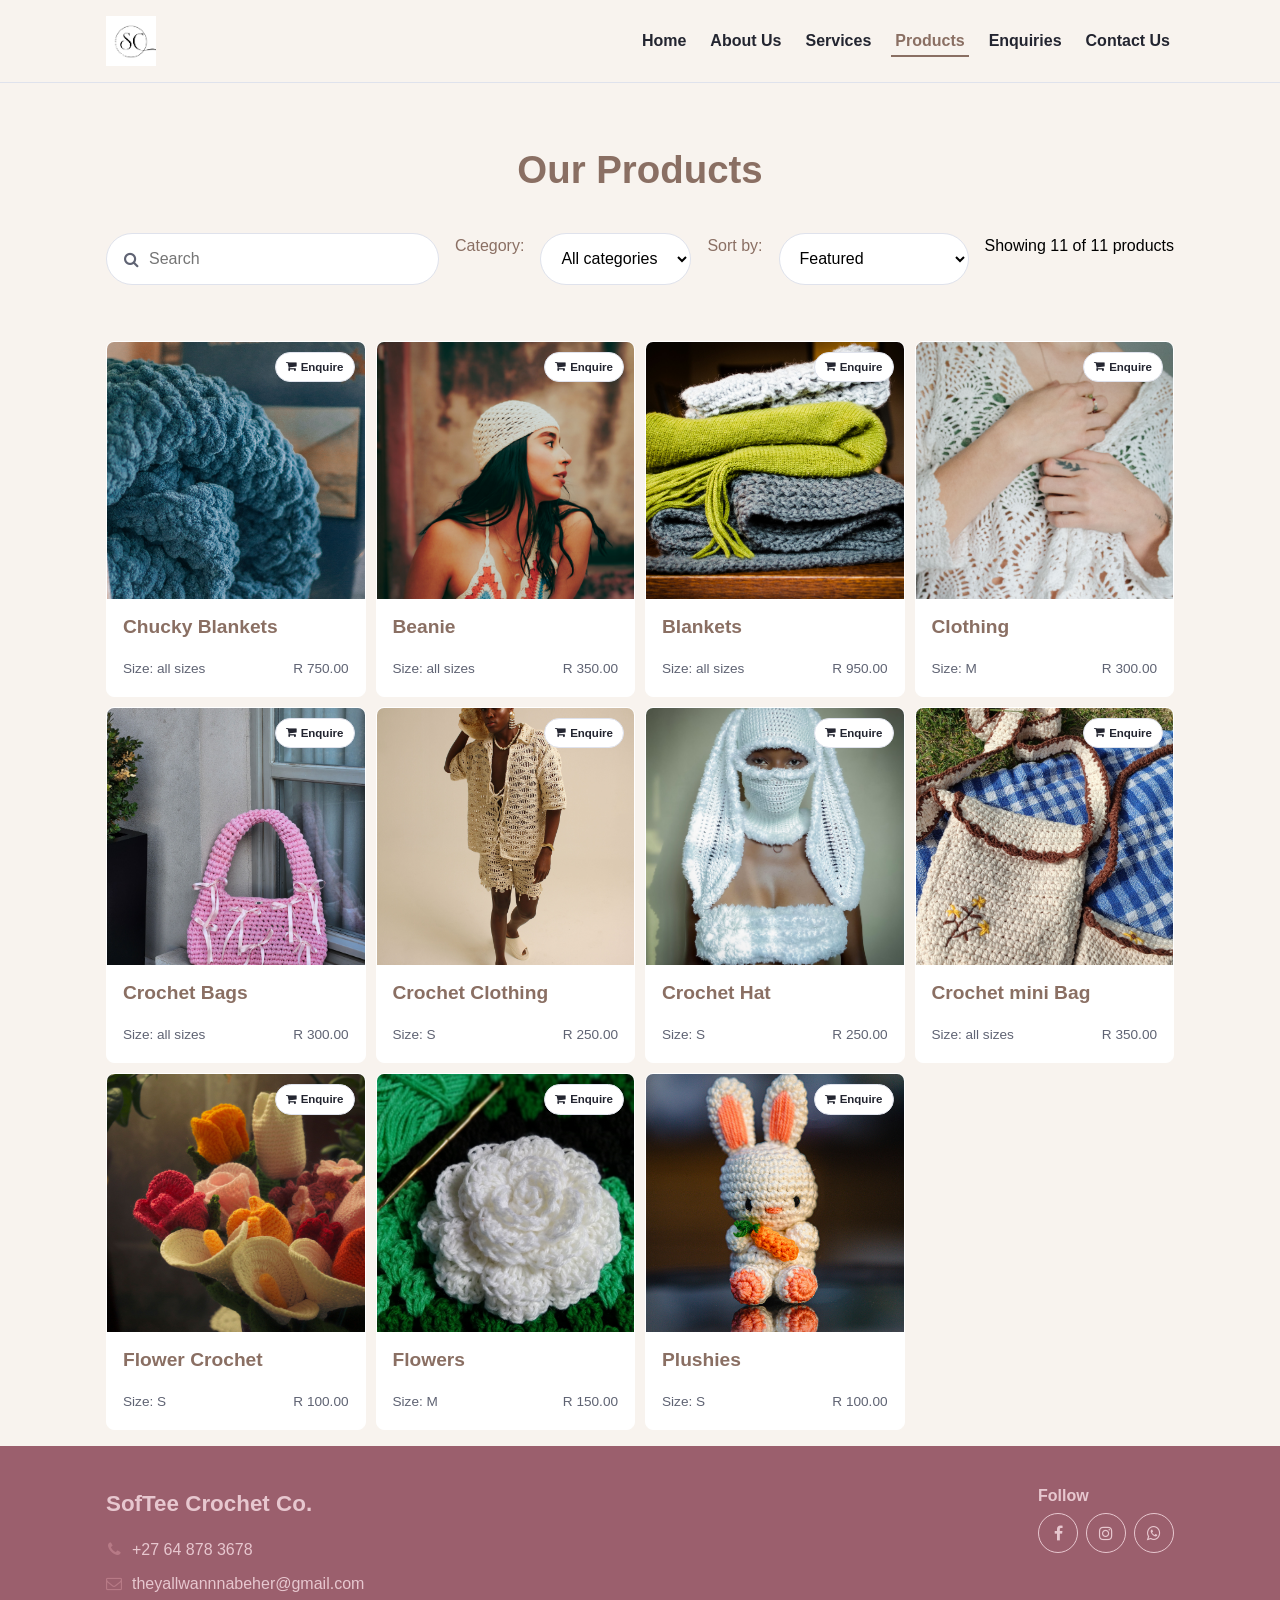
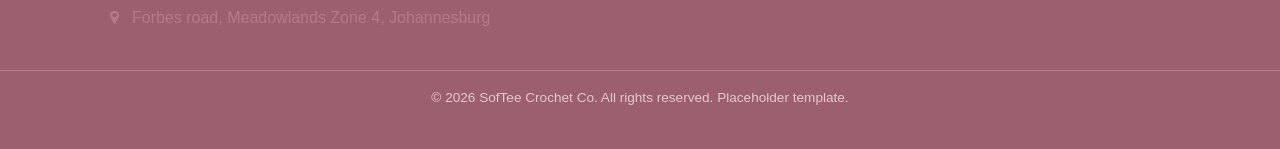
<file: products.html>
<!DOCTYPE html> 
<html lang="en"> 
<head> 
<meta charset="UTF-8"> 
<meta name="viewport" content="width=device-width, initial-scale=1.0"> 
<title>Home | SofTee Crochet Co.</title> 
 <meta name="description" content="Browse our clothing and accessories. Search by name, filter by category and sort by price, then enquire about the product you like.">
  <meta property="og:title" content="Our Products | SofTee Crochet Co.">
  <meta property="og:description" content="Browse our clothing and accessories. Search by name, filter by category and sort by price, then enquire about the product you like.">
  <meta property="og:type" content="website">
  <meta property="og:locale" content="en_ZA">
  <meta name="twitter:card" content="summary">
  <meta name="theme-color" content="#4d5ea3">
  <link rel="icon" href="images/studybook-logo-open-book.jpg">
  <link rel="preconnect" href="https://cdnjs.cloudflare.com" crossorigin>
<link rel="stylesheet" href="https://cdnjs.cloudflare.com/ajax/libs/font-awesome/4.7.0/css/font-awesome.min.css"> 
<link rel="stylesheet" href="css/style.css"> 
</head> 
<body> 
    <header class="site-header"> 
  <div class="container header-inner"> 
    <a href="index.html" class="logo"><img src="images/SofTee Crochet co..png" alt="SofTee Crochet Co. Logo"></a> 
    <input type="checkbox" id="nav-toggle" class="nav-toggle-input"> 
    <label for="nav-toggle" class="nav-toggle" aria-label="Toggle menu"> 
      <i class="fa fa-bars icon-open" aria-hidden="true"></i> 
      <i class="fa fa-times icon-close" aria-hidden="true"></i> 
    </label> 
 
    <nav class="main-nav" aria-label="Main navigation"> 
      <ul> 
        <li><a href="index.html" >Home</a></li> 
        <li><a href="about_us.html">About Us</a></li> 
        <li><a href="services.html">Services</a></li> 
        <li><a href="products.html" aria-current="page">Products</a></li> 
        <li><a href="enquiry.html">Enquiries</a></li> 
        <li><a href="contact.html">Contact Us</a></li> 
      </ul> 
    </nav> 
  </div> 
</header>
<main> 
  <div class="container"> 
    <header class="page-header"> 
      <h1>Our Products</h1> 
    </header>  
    <div class="toolbar">
    <div class="search-pill"> 
      <label for="product-search" class="visually-hidden">Search 
products</label> 
      <i class="fa fa-search" aria-hidden="true"></i> 
      <input type="search" id="product-search" name="q" placeholder="Search"> 
    </div>
    <label for="product-category">Category:</label>
<select id="product-category">
  <option value="all">All categories</option>
  <option value="Accessories">Accessories</option>
  <option value="Clothing">Clothing</option>
  <option value="Toys">Toys</option>
</select>


    <label for="product-sort">Sort by:</label>
<select id="product-sort">
  <option value="default">Featured</option>
  <option value="price-low">Price: low to high</option>
  <option value="price-high">Price: high to low</option>
  <option value="size">Size: small to large</option>
</select> 
<p id="result-count" aria-live="polite"></p>
<div class="grid-4" id="product-list"></div>
     </div>
  </div>
  
     
</main> 
    

<footer class="site-footer"> 
  <div class="container footer-inner"> 
    <div class="footer-col"> 
      <p class="logo">SofTee Crochet Co.</p> 
      <ul class="icon-list"> 
        <li><i class="fa fa-phone" aria-hidden="true"></i><a 
href="tel:+27648783678">+27 64 878 3678</a></li> 
        <li><i class="fa fa-envelope-o" aria-hidden="true"></i><a 
href="mailto:theyallwannnabeher@gmail.com">theyallwannnabeher@gmail.com</a></li> 
        <li><i class="fa fa-map-marker" aria-hidden="true"></i><span>Forbes road, Meadowlands Zone 4, Johannesburg</span></li> 
      </ul> 
    </div> 
    <div class="footer-col"> 
      <h4>Follow</h4> 
      <ul class="social-list"> 
        <li><a class="icon-btn" href="#" aria-label="Facebook"><i class="fa 
fa-facebook" aria-hidden="true"></i></a></li> 
        <li><a class="icon-btn" href="https://www.instagram.com/softee_crochet_co?cplk=YWRqa3dxYzM0Z3Vh" aria-label="Instagram"><i class="fa 
fa-instagram" aria-hidden="true"></i></a></li> 
        <li><a class="icon-btn" href="https://wa.me/27648783678" aria-label="WhatsApp"><i class="fa 
fa-whatsapp" aria-hidden="true"></i></a></li> 
      </ul> 
    </div> 
  </div> 
<p class="copyright">&copy; <span id="year">2026</span> SofTee Crochet Co.
     All rights reserved. Placeholder template.</p>
</footer>
</body>
<script src="js/script.js" defer></script>  
</html>
</file>
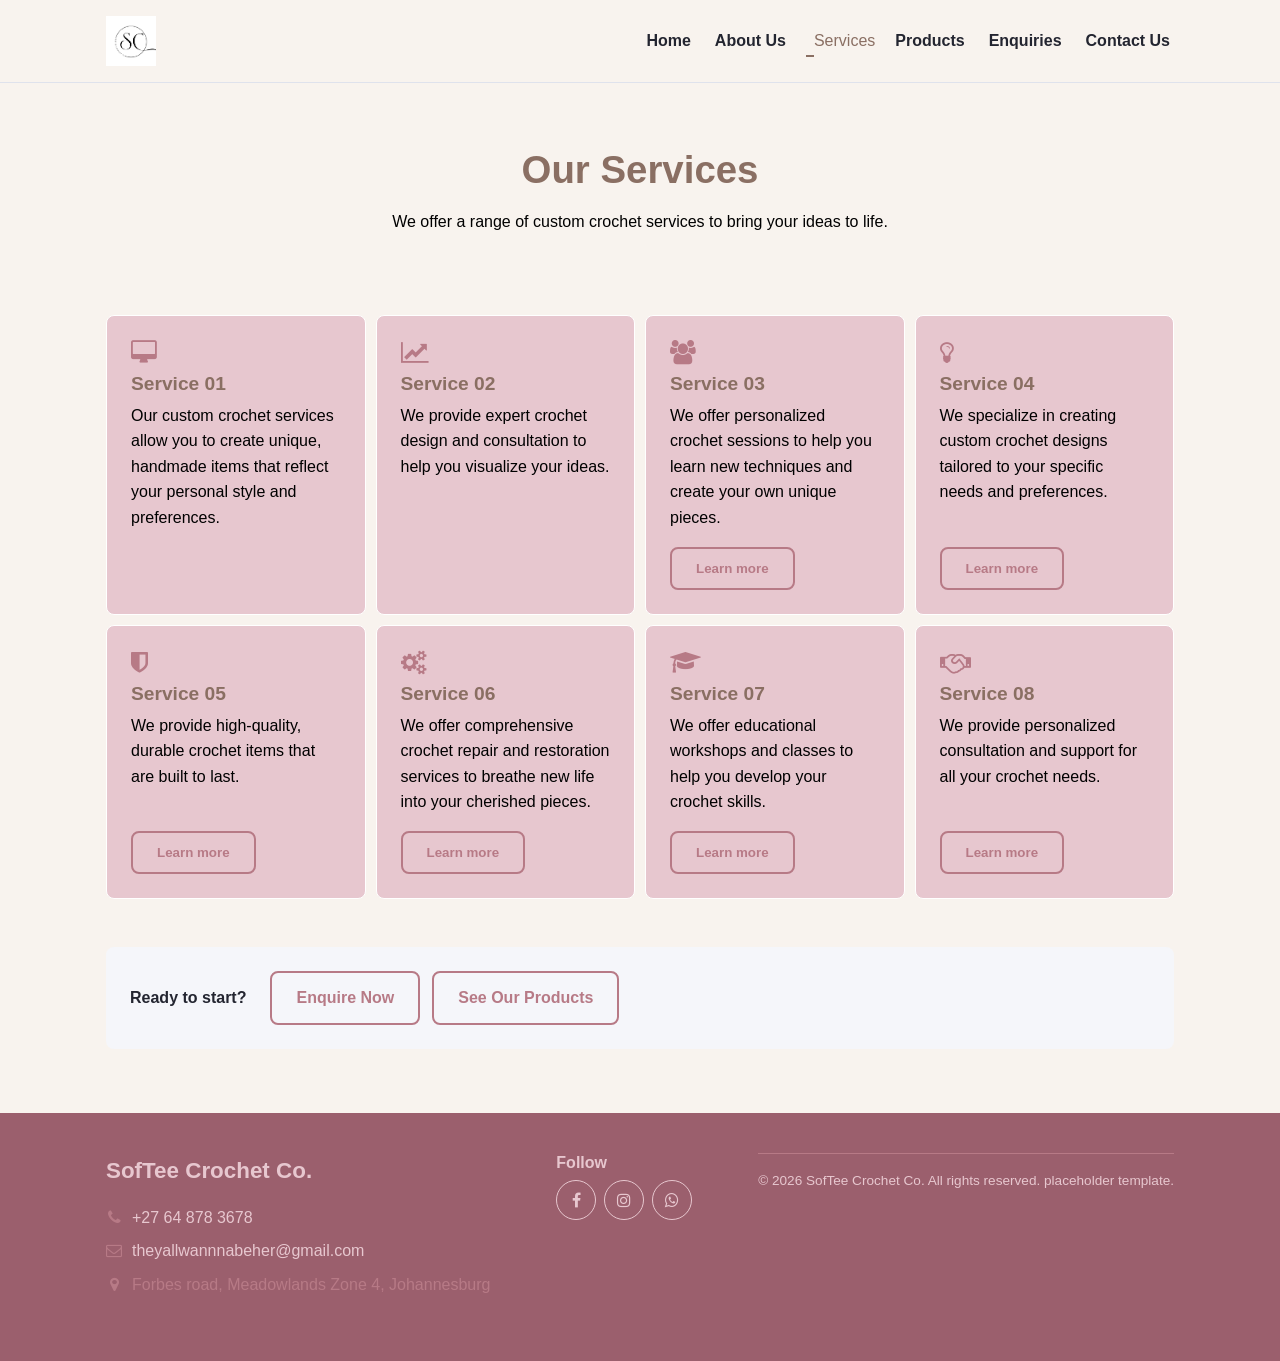
<file: services.html>
<!DOCTYPE html> 
<html lang="en"> 
<head> 
<meta charset="UTF-8"> 
<meta name="viewport" content="width=device-width, initial-scale=1.0"> 
<title>SofTee Crochet Co. | Services</title>
<meta name="description" content="Find out more about our services for custom crochet products,
 including handmade clothing, accessories and plushies.
 Learn about our process and how we can create unique items for you.">
  <meta property="og:title" content="Web Development Lessons and Services | Logo.">
  <meta property="og:description" content="Explore our services for first-year web development students, from HTML and CSS basics to JavaScript projects. Learn more about each service.">
  <meta property="og:type" content="website">
  <meta property="og:locale" content="en_ZA">
  <meta name="twitter:card" content="summary">
  <meta name="theme-color" content="#4d5ea3">
  <link rel="icon" href="images/SofTee Crochet co..png">
  <link rel="preconnect" href="https://cdnjs.cloudflare.com" crossorigin> 
<link rel="stylesheet" href="https://cdnjs.cloudflare.com/ajax/libs/font-awesome/4.7.0/css/font-awesome.min.css"> 
<link rel="stylesheet" href="css/style.css"> 
</head> 
<body> 
    <header class="site-header"> 
  <div class="container header-inner"> 
    <a href="index.html" class="logo"><img src="images/SofTee Crochet co..png" alt="SofTee Crochet Co. Logo"></a> 
 
    <input type="checkbox" id="nav-toggle" class="nav-toggle-input"> 
    <label for="nav-toggle" class="nav-toggle" aria-label="Toggle menu"> 
      <i class="fa fa-bars icon-open" aria-hidden="true"></i> 
      <i class="fa fa-times icon-close" aria-hidden="true"></i> 
    </label> 
 
    <nav class="main-nav" aria-label="Main navigation"> 
      <ul> 
        <li><a href="index.html" >Home</a></li> 
        <li><a href="about_us.html">About Us</a></li> 
        <li><a href="services.html" aria-current="page"></a>Services</a></li> 
        <li><a href="products.html">Products</a></li> 
        <li><a href="enquiry.html">Enquiries</a></li> 
        <li><a href="contact.html">Contact Us</a></li> 
      </ul> 
    </nav> 
  </div> 
</header>
<main> 
  <div class="container"> 
    <header class="page-header"> 
      <h1>Our Services</h1> 
      <p> We offer a range of custom crochet services to bring your ideas to life.</p> 
    </header> 
 
    <div class="grid-4"> 
      <article class="card"> 
        <i class="fa fa-desktop card-icon" aria-hidden="true"></i> 
        <h3>Service 01</h3> 
        <p> Our custom crochet services allow you to create unique, handmade items that reflect your personal style and preferences.</p> 
      </article> 
 
      <article class="card"> 
        <i class="fa fa-line-chart card-icon" aria-hidden="true"></i> 
        <h3>Service 02</h3> 
        <p> We provide expert crochet design and consultation to help you visualize your ideas.</p> 
      </article> 
              <article class="card">
          <i class="fa fa-users card-icon" aria-hidden="true"></i>
          <h3>Service 03</h3>
          <p> We offer personalized crochet sessions to help you learn new techniques and create your own unique pieces.</p>
          <button type="button" class="btn btn-secondary open-modal" data-title="Service 03" data-details="Duis aute irure dolor in reprehenderit in voluptate velit esse cillum dolore eu fugiat nulla pariatur.">Learn more</button>
        </article>

        <article class="card">
          <i class="fa fa-lightbulb-o card-icon" aria-hidden="true"></i>
          <h3>Service 04</h3>
          <p> We specialize in creating custom crochet designs tailored to your specific needs and preferences.</p>
          <button type="button" class="btn btn-secondary open-modal" data-title="Service 04" data-details="Excepteur sint occaecat cupidatat non proident, sunt in culpa qui officia deserunt mollit anim id est laborum.">Learn more</button>
        </article>

        <article class="card">
          <i class="fa fa-shield card-icon" aria-hidden="true"></i>
          <h3>Service 05</h3>
          <p> We provide high-quality, durable crochet items that are built to last.</p>
          <button type="button" class="btn btn-secondary open-modal" data-title="Service 05" data-details="Lorem ipsum dolor sit amet, consectetur adipiscing elit, sed do eiusmod tempor incididunt ut labore.">Learn more</button>
        </article>

        <article class="card">
          <i class="fa fa-cogs card-icon" aria-hidden="true"></i>
          <h3>Service 06</h3>
          <p> We offer comprehensive crochet repair and restoration services to breathe new life into your cherished pieces.</p>
          <button type="button" class="btn btn-secondary open-modal" data-title="Service 06" data-details="Quis nostrum exercitationem ullam corporis suscipit laboriosam, nisi ut aliquid ex ea commodi consequatur.">Learn more</button>
        </article>

        <article class="card">
          <i class="fa fa-graduation-cap card-icon" aria-hidden="true"></i>
          <h3>Service 07</h3>
          <p> We offer educational workshops and classes to help you develop your crochet skills.</p>
          <button type="button" class="btn btn-secondary open-modal" data-title="Service 07" data-details="Nemo enim ipsam voluptatem quia voluptas sit aspernatur aut odit aut fugit, sed quia consequuntur magni.">Learn more</button>
        </article>

        <article class="card">
          <i class="fa fa-handshake-o card-icon" aria-hidden="true"></i>
          <h3>Service 08</h3>
          <p> We provide personalized consultation and support for all your crochet needs.</p>
          <button type="button" class="btn btn-secondary open-modal" data-title="Service 08" data-details="Neque porro quisquam est, qui dolorem ipsum quia dolor sit amet, consectetur, adipisci velit.">Learn more</button>
        </article>
 
    </div> 
  </div> 
         <div class="container">
      <div class="related-links">
        <p>Ready to start?</p>
        <a class="btn btn-primary" href="enquiry.html">Enquire Now</a>
        <a class="btn btn-secondary" href="products.html">See Our Products</a>
      </div>
    </div>
      <!-- ===================== MODAL ===================== -->
    <dialog id="service-modal" class="modal" aria-labelledby="modal-title">
      <button type="button" class="close-x close-modal" aria-label="Close">&times;</button>
      <h2 id="modal-title">Service</h2>
      <p id="modal-text"></p>
      <div class="modal-buttons">
        <a class="btn btn-primary" id="modal-enquire" href="enquiry.html">Enquire about this</a>
        <button type="button" class="btn btn-secondary close-modal">Close</button>
      </div>
    </dialog>

    <div class="bottom-space"></div>
</main> 

<footer class="site-footer"> 
  <div class="container footer-inner"> 
    <div class="footer-col"> 
      <p class="logo"> SofTee Crochet Co.</p> 
      <ul class="icon-list"> 
        <li><i class="fa fa-phone" aria-hidden="true"></i><a 
href="tel:+27648783678">+27 64 878 3678</a></li> 
        <li><i class="fa fa-envelope-o" aria-hidden="true"></i><a 
href="mailto:theyallwannnabeher@gmail.com">theyallwannnabeher@gmail.com</a></li> 
        <li><i class="fa fa-map-marker" aria-hidden="true"></i><span>Forbes road, Meadowlands Zone 4, Johannesburg</span></li> 
      </ul> 
    </div> 
    <div class="footer-col"> 
      <h4>Follow</h4> 
      <ul class="social-list"> 
        <li><a class="icon-btn" href="https://www.facebook.com/softee crochet co" aria-label="Facebook"><i class="fa 
fa-facebook" aria-hidden="true"></i></a></li> 
        <li><a class="icon-btn" href="https://www.instagram.com/softee_crochet_co?cplk=YWRqa3dxYzM0Z3Vh" aria-label="Instagram"><i class="fa 
fa-instagram" aria-hidden="true"></i></a></li>  
        <li><a class="icon-btn" href="https://wa.me/27648783678" aria-label="WhatsApp"><i class="fa 
fa-whatsapp" aria-hidden="true"></i></a></li> 
      </ul> 
    </div> 
   <p class="copyright">&copy; <span id="year">2026</span>
     SofTee Crochet Co. All rights reserved. placeholder template.</p>
</footer>  
</body>
<script src="js/script.js" defer></script>
</html>
</file>
<file: css/style.css>
* {
  box-sizing: border-box;
  margin: 0;
  padding: 0;
}

html {
  scroll-behavior: smooth;
}

body {
  font-family: 'Segoe UI', Arial, Helvetica, sans-serif;
  color: #8a6f63;
  background-color: #f8f3ee;
  line-height: 1.6;
}

/*
  NOTE ON IMAGE SIZING: this stylesheet is the ONLY place image
  dimensions are set — the HTML <img> tags intentionally carry no
  width/height attributes. Normally those attributes matter for
  performance (they let the browser reserve space before an image
  loads, avoiding a layout jump). Here, every <img> already sits
  inside a class that sets an explicit `aspect-ratio` (see
  .hero-photo, .split-image img, .product-image img, .map-image
  below) — since our stylesheet is linked in <head> and loads before
  the page renders, the browser reserves the correct space from that
  `aspect-ratio` instead, so nothing is lost by keeping sizing rules
  in one place.
*/
img {
  max-width: 100%;
  display: block;
}

a {
  color: #b77a86;
  text-decoration: none;
}

a:hover,
a:focus {
  color: #9b5f6d;
  text-decoration: underline;
}

a:focus-visible,
button:focus-visible,
input:focus-visible,
textarea:focus-visible,
select:focus-visible,
label:focus-visible {
  outline: 3px solid #e8a33d;
  outline-offset: 2px;
}


/* ---------------------------------------------------------------------
   2. TYPOGRAPHY
   --------------------------------------------------------------------- */
h1, h2, h3, h4 {
  font-weight: 700;
  line-height: 1.2;
  margin-bottom: 16px;
}

h1 { font-size: 2.4rem; }
h2 { font-size: 1.8rem; }
h3 { font-size: 1.2rem; }

p {
  margin-bottom: 16px;
  color: #000000;
}

.eyebrow {
  display: inline-block;
  font-size: 0.75rem;
  font-weight: 700;
  letter-spacing: 0.08em;
  text-transform: uppercase;
  color: #b77a86;
  margin-bottom: 8px;
}

.visually-hidden {
  position: absolute;
  width: 1px;
  height: 1px;
  padding: 0;
  margin: -1px;
  overflow: hidden;
  clip: rect(0, 0, 0, 0);
  white-space: nowrap;
  border: 0;
}

/* --- Small utility/modifier classes -----------------------------------
   These replace one-off inline style="" attributes that used to live in
   the HTML, so every visual rule stays in this one stylesheet. */

/* Adds space above an element — used above the "find out more on"
   heading on the Enquiries page. */
.mt-md {
  margin-top: 24px;
}

/* A fixed-height spacer, used at the end of pages (Services, Products,
   Enquiries, Contact) that don't already end inside a .section — a
   .section's own padding-bottom would otherwise be missing there. */
.bottom-space {
  height: 64px;
}

/* The map image on the Contact page: same treatment as every other
   photo-style image on the site (4:3 crop, rounded corners). */
.map-image {
  width: 100%;
  aspect-ratio: 4 / 3;
  object-fit: cover;
  border-radius: 8px;
  margin-bottom: 16px;
}


/* ---------------------------------------------------------------------
   3. LAYOUT HELPERS & BUTTONS
   --------------------------------------------------------------------- */
.container {
  max-width: 1100px;
  margin-left: auto;
  margin-right: auto;
  padding-left: 16px;
  padding-right: 16px;
}

.section {
  padding-top: 64px;
  padding-bottom: 64px;
}

.section-alt {
  background-color: #f8f3ee;
}

.page-header {
  text-align: center;
  padding-top: 64px;
  padding-bottom: 24px;
}

.page-header p {
  max-width: 60ch;
  margin-left: auto;
  margin-right: auto;
}

.btn {
  display: inline-flex;
  align-items: center;
  padding: 12px 24px;
  border-radius: 8px;
  font-weight: 700;
  border: 2px solid transparent;
  cursor: pointer;
  transition: background-color 0.2s ease, color 0.2s ease, border-color 0.2s ease;
}

.btn i {
  margin-right: 6px;
}

.btn-primary {
  background-color: transparent;
  border-color:#b77a86;
  color: #b77a86;
}

.btn-primary:hover {
  background-color: #b77a86;
  color: #e7c7cf;
}

.btn-secondary {
  background-color: transparent;
  border-color: #b77a86;
  color: #b77a86;
}

.btn-secondary:hover {
  background-color: #b77a86;
  color: #e7c7cf;
}

/* A light-outlined button, made specifically for sitting on top of a
   dark photo (see the hero banner) where a dark-text button would be
   hard to read. */
.btn-secondary-light {
  background-color: transparent;
  border-color: #b77a86;
  color: #b77a86;
}

.btn-secondary-light:hover {
  background-color: #b77a86;
  color: #ffffff;
}

/* Green "Send" buttons, matching the wireframe's form call-to-action */
.btn-success {
  background-color: #b77a86;
  color: #ffffff;
}

.btn-success:hover {
  background-color: #2f9066;
  color: #ffffff;
}

.btn-block {
  display: flex;
  justify-content: center;
  width: 100%;
}


/* ---------------------------------------------------------------------
   4. HEADER & NAVIGATION (CSS-only mobile menu)
   --------------------------------------------------------------------- */
.site-header {
  border-bottom: 1px solid #dfe2ec;
  position: sticky;
  top: 0;
  background-color: #f8f3ee;
  z-index: 100;
}

.header-inner {
  display: flex;
  align-items: center;
  justify-content: space-between;
  padding-top: 16px;
  padding-bottom: 16px;
}

.logo {
  font-weight: 700;
  font-size: 1.4rem;
  color: #e7c7cf;
}
.logo img {
  max-height: 50px;
}

.logo:hover {
  text-decoration: none;
  color: #e7c7cf;
}

.main-nav ul {
  list-style: none;
  display: flex;
  gap: 16px;
}

.main-nav a {
  color: #232530;
  font-weight: 600;
  padding: 6px 4px;
  border-bottom: 2px solid transparent;
}

.main-nav a:hover,
.main-nav a:focus,
.main-nav a[aria-current="page"] {
  color: #8a6f63;
  border-bottom-color: #8a6f63;
  text-decoration: none;
}

/* The checkbox itself is never visible — it only exists to hold the
   open/closed STATE. CSS reads that state with ":checked" further
   down. No JavaScript is involved anywhere in this menu. */
.nav-toggle-input {
  position: absolute;
  opacity: 0;
  pointer-events: none;
}

/* The <label> is what the user actually sees and clicks — clicking a
   <label> toggles the checkbox it's connected to via a matching
   for="..."/id="..." pair. */
.nav-toggle {
  display: none;
  align-items: center;
  justify-content: center;
  width: 40px;
  height: 40px;
  border: 1px solid #dfe2ec;
  border-radius: 8px;
  color: #232530;
  font-size: 1.2rem;
  cursor: pointer;
}

.nav-toggle .icon-close {
  display: none;
}

/* The "~" is the general sibling selector: "any later sibling" — it
   reaches from the checkbox across to the label and nav next to it. */
.nav-toggle-input:checked ~ .nav-toggle .icon-open {
  display: none;
}

.nav-toggle-input:checked ~ .nav-toggle .icon-close {
  display: inline-block;
}


/* ---------------------------------------------------------------------
   5. FOOTER
   --------------------------------------------------------------------- */
.site-footer {
  background-color: #9b5f6d;
  color: #d7d9e4;
  padding-top: 40px;
  padding-bottom: 24px;
}

.footer-inner {
  display: flex;
  flex-wrap: wrap;
  gap: 40px;
  justify-content: space-between;
  margin-bottom: 24px;
}

.site-footer .logo {
  color: #e7c7cf;
}

.site-footer a {
  color: #e7c7cf;
}

.site-footer a:hover {
  color: #fff0f5;
}

.footer-col h4,
.footer-title {
  font-weight: 700;
  color: #e7c7cf;
  font-size: 1rem;
  margin-bottom: 8px;
}

.copyright {
  border-top: 1px solid #b77a86;
  padding-top: 16px;
  text-align: center;
  font-size: 0.85rem;
  color: #e7c7cf;
}


/* ---------------------------------------------------------------------
   6. HERO BANNER (image + overlaid text, per the wireframe)
   --------------------------------------------------------------------- */
.hero-banner {
  position: relative;
  overflow: hidden;
  border-radius: 8px;
  margin-top: 40px;
}

.hero-photo {
  width: 100%;
  aspect-ratio: 5 / 2;
  object-fit: cover;
}

/* A dark gradient sits between the photo and the text so the white
   heading/paragraph stay readable over any placeholder image. */
.hero-overlay {
  position: absolute;
  inset: 0;
  display: flex;
  align-items: center;
  background: linear-gradient(
    100deg,
    rgba(35, 37, 48, 0.82) 0%,
    rgba(35, 37, 48, 0.55) 45%,
    rgba(35, 37, 48, 0.15) 100%
  );
}

.hero-content {
  color: #ffffff;
  padding: 40px;
  max-width: 520px;
}

.hero-content .eyebrow {
  color: #d8c0ae;
}

.hero-content p {
  color: rgba(255, 255, 255, 0.85);
}

.hero-buttons {
  display: flex;
  flex-wrap: wrap;
  gap: 16px;
  margin-top: 16px;
}
.category-section {
  padding: 64px 0;
  background: #f8f3ee;
}

.category-heading {
  max-width: 650px;
  margin: 0 auto 30px;
  text-align: center;
}

.category-heading h2 {
  margin: 10px 0;
  color: #382d2a;
  font: 38px/1.15 Georgia, serif;
}

.category-heading p {
  color: #786c66;
}

.category-grid {
  display: grid;
  grid-template-columns: repeat(4, minmax(0, 1fr));
  gap: 18px;
}

.category-card {
  overflow: hidden;
  border: 1px solid #eadbd3;
  border-radius: 15px;
  background: #f8f3ee;
  color: #382d2a;
  text-decoration: none;
  transition: transform 0.2s ease, box-shadow 0.2s ease;
}

.category-card:hover {
  transform: translateY(-4px);
  box-shadow: 0 12px 28px rgba(85, 55, 43, 0.12);
}

.category-card img {
  display: block;
  width: 100%;
  height: 220px;
  object-fit: cover;
}

.category-card-info {
  padding: 15px 16px 18px;
}

.category-card-info h3 {
  margin: 0 0 4px;
  font: 21px Georgia, serif;
}

.category-card-info p {
  margin: 0;
  color: #786c66;
  font-size: 14px;
}

.category-card-info span {
  display: inline-block;
  margin-top: 12px;
  color: #b77a86;
  font-size: 13px;
  font-weight: 700;
}

@media (max-width: 800px) {
  .category-grid {
    grid-template-columns: repeat(2, minmax(0, 1fr));
  }

  .category-card img {
    height: 200px;
  }
}

@media (max-width: 480px) {
  .category-section {
    padding: 42px 0;
  }

  .category-grid {
    gap: 12px;
  }

  .category-card img {
    height: 155px;
  }

  .category-card-info {
    padding: 12px;
  }

  .category-card-info h3 {
    font-size: 18px;
  }

  .category-heading h2 {
    font-size: 32px;
  }
}

/* --- The "summary" split section reuses the same pattern for the
   image+text block further down the home page and the About page --- */
.split {
  display: flex;
  flex-wrap: wrap;
  align-items: center;
  gap: 40px;
}

.split-image,
.split-text {
  flex: 1 1 340px;
}

.split-image img {
  border-radius: 8px;
  width: 100%;
  aspect-ratio: 4 / 3;
  object-fit: cover;
}

.split-image.is-square img {
  aspect-ratio: 1 / 1;
}


/* ---------------------------------------------------------------------
   7. GRIDS, CARDS & PRODUCTS
   --------------------------------------------------------------------- */

/* A general-purpose grid that scales down gracefully (used for the
   home page's three quick-link cards). */
.card-grid {
  display: grid;
  grid-template-columns: repeat(auto-fit, minmax(230px, 1fr));
  gap: 24px;
  margin-top: 40px;
}

/* An explicit 4-column grid, matching the wireframe's Services and
   Products layout exactly: 1 column on phones, 2 on small tablets, 4
   on desktop — see the media queries at the bottom of this file. */
.grid-4 {
  display: grid;
  grid-template-columns: repeat(4, 1fr);
  gap: 10px;
  margin-top: 40px;
}

.card {
  background-color: #e7c7cf;
  border: 1px solid #ffffff;
  border-radius: 8px;
  padding: 24px;
  min-height: 190px;
  display: flex;
  flex-direction: column;
  transition: box-shadow 0.1s ease, transform 0.1s ease;
}

.card:hover {
  box-shadow: 0 8px 20px rgba(0, 0, 0, 0.08);
  transform: translateY(-3px);
}

.card .card-icon {
  font-size: 1.5rem;
  color: #b77a86;
  margin-bottom: 8px;
}

.card h3 {
  margin-bottom: 8px;
}

.card p {
  margin-bottom: 0;
  flex: 1;
}

/* --- Product card: image with an "Add to cart" badge in the corner,
   matching the wireframe --- */
.product-card {
  border: 1px solid #ffffff;
  border-radius: 8px;
  overflow: hidden;
  background-color: #ffffff;
  display: flex;
  flex-direction: column;
}

.product-image {
  position: relative;
}

.product-image img {
  width: 100%;
  aspect-ratio: 1 / 1;
  object-fit: cover;
}

.add-cart {
  position: absolute;
  top: 10px;
  right: 10px;
  display: inline-flex;
  align-items: center;
  gap: 4px;
  background-color: #ffffff;
  color: #232530;
  font-size: 0.72rem;
  font-weight: 700;
  padding: 5px 10px;
  border-radius: 999px;
  border: 1px solid #dfe2ec;
}

.add-cart:hover {
  color: #b77a86;
  border-color: #b77a86;
  text-decoration: none;
}

.product-card-body {
  padding: 16px;
  display: flex;
  flex-direction: column;
  gap: 4px;
}

.product-meta {
  display: flex;
  justify-content: space-between;
  font-size: 0.85rem;
  color: #5f6373;
}

/* --- Stats row (About page) --- */
.stats {
  display: grid;
  grid-template-columns: repeat(auto-fit, minmax(120px, 1fr));
  gap: 16px;
  margin: 24px 0;
}

.stat-box {
  border: 1px solid #f8f3ee;
  border-radius: 8px;
  padding: 16px;
  text-align: center;
}

.stat-box i {
  font-size: 1.4rem;
  color: #d8c0ae;
  margin-bottom: 4px;
  display: block;
}

.stat-number {
  font-size: 1.7rem;
  font-weight: 700;
  color: #dec0ae;
}

.stat-label {
  font-size: 0.8rem;
  color: #b77a86;
}

/* --- Circular icon buttons (social links) --- */
.social-list {
  list-style: none;
  display: flex;
  flex-wrap: wrap;
  gap: 8px;
}

.icon-btn {
  display: inline-flex;
  align-items: center;
  justify-content: center;
  width: 40px;
  height: 40px;
  border-radius: 50%;
  border: 1px solid #dfe2ec;
  color: #e7c7cf;
  font-size: 1rem;
}

.icon-btn:hover,
.icon-btn:focus {
  color: #b77a86;
  border-color: #b77a86;
  text-decoration: none;
}

.site-footer .icon-btn {
  border-color: #e7c7cf;
  color: #e7c7cf;
}

.site-footer .icon-btn:hover {
  color: #fc8eac;
  border-color: #fc8eac;
}


/* ---------------------------------------------------------------------
   8. FORMS, SEARCH BAR & FAQS
   --------------------------------------------------------------------- */
.form-layout {
  display: flex;
  flex-wrap: wrap;
  gap: 24px;
  align-items: flex-start;
}

.form-card,
.info-card {
  flex: 1 1 340px;
  border: 1px solid #dfe2ec;
  border-radius: 8px;
  padding: 24px;
}

.form-card {
  background-color: #f5f6fa;
}

.form-group {
  margin-bottom: 16px;
}

.form-group label {
  display: block;
  font-weight: 600;
  font-size: 0.9rem;
  margin-bottom: 4px;
}

.form-group input,
.form-group select,
.form-group textarea {
  width: 100%;
  padding: 10px 12px;
  border: 1px solid #dfe2ec;
  border-radius: 8px;
  font: inherit;
  color: #232530;
  background-color: #ffffff;
}

.form-group textarea {
  resize: vertical;
}

.form-group input:focus,
.form-group select:focus,
.form-group textarea:focus {
  border-color: #8a6f63;
}

.form-note {
  font-size: 0.8rem;
  color: #5f6373;
  margin-top: 8px;
}

.form-row {
  display: flex;
  gap: 16px;
  flex-wrap: wrap;
}

.form-row .form-group {
  flex: 1 1 160px;
}

/* --- Pill-shaped search bar (Products page), matching the wireframe --- */
.search-pill {
  position: relative;
  max-width: 420px;
  margin: 0 auto 40px;
}

.search-pill i {
  position: absolute;
  top: 50%;
  left: 18px;
  transform: translateY(-50%);
  color: #5f6373;
  pointer-events: none;
}

.search-pill input {
  width: 100%;
  padding: 12px 16px 12px 42px;
  border: 1px solid #dfe2ec;
  border-radius: 999px;
  font: inherit;
  background-color: #ffffff;
}

.search-pill input:focus {
  border-color: #8a6f63;
}

/* --- FAQ list --- */
.faq-item {
  border-bottom: 1px solid #dfe2ec;
  padding: 16px 0;
}

.faq-item h3 {
  font-size: 1rem;
  margin-bottom: 6px;
}

.faq-item h3 i {
  color: #b77a86;
  margin-right: 6px;
}

.faq-item p {
  margin-bottom: 0;
}

/* --- Icon-prefixed info list (contact details, opening hours) --- */
.icon-list {
  list-style: none;
  margin-bottom: 16px;
}

.icon-list li {
  display: flex;
  align-items: flex-start;
  gap: 10px;
  margin-bottom: 8px;
  color: #b77a86;
}

.icon-list i {
  color: #b77a86;
  width: 16px;
  text-align: center;
  margin-top: 4px;
  flex: none;
}


/* ---------------------------------------------------------------------
   9. MEDIA QUERIES (RESPONSIVE DESIGN)
   --------------------------------------------------------------------- */

/* Small tablets and up: 2 columns for the explicit 4-col grid */
@media (min-width: 250px) {
  .grid-4 {
    grid-template-columns: repeat(1, 1fr);
  }
}
@media (min-width: 560px) {
  .grid-4 {
    grid-template-columns: repeat(2, 1fr);
  }
}

/* Desktop: the full 4 columns, matching the wireframe */
@media (min-width: 900px) {
  .grid-4 {
    grid-template-columns: repeat(4, 1fr);
  }
}

/* Small screens: collapse the nav into the CSS-only toggle menu */
@media (max-width: 700px) {
  .nav-toggle {
    display: flex;
  }

  .main-nav {
    display: none;
    width: 100%;
  }

  .nav-toggle-input:checked ~ .main-nav {
    display: block;
  }

  .main-nav ul {
    flex-direction: column;
    gap: 0;
    padding-bottom: 16px;
  }

  .main-nav a {
    display: block;
    padding: 10px 4px;
    border-bottom: 1px solid #dfe2ec;
  }

  .header-inner {
    flex-wrap: wrap;
  }

  .hero-photo {
    aspect-ratio: 4 / 3;
  }

  .hero-overlay {
    background: linear-gradient(
      180deg,
      rgba(35, 37, 48, 0.35) 0%,
      rgba(35, 37, 48, 0.88) 100%
    );
    align-items: flex-end;
  }

  .hero-content {
    max-width: 100%;
  }

  h1 { font-size: 1.9rem; }
  h2 { font-size: 1.5rem; }
}


/* =====================================================================
   PART 3 ADDITIONS  (interactive features, dynamic content, forms)
   Every rule below is used by js/script.js or by the new HTML.
   Sections:
     10. Animations and transitions
     11. Tabs
     12. Accordion (FAQ)
     13. Modal and lightbox (the <dialog> element)
     14. Gallery
     15. Products: toolbar, loading and error messages
     16. Forms: errors, messages, radio buttons
     17. Map
     18. Related-links strip
   ===================================================================== */


/* ---------------------------------------------------------------------
   10. ANIMATIONS AND TRANSITIONS
   A TRANSITION animates between two states (for example on hover).
   A KEYFRAME ANIMATION plays a set of steps by itself.
   --------------------------------------------------------------------- */

/* Keyframes: "fade in while sliding up" */
@keyframes fadeInUp {
  from {
    opacity: 0;
    transform: translateY(20px);
  }
  to {
    opacity: 1;
    transform: translateY(0);
  }
}

/* The page heading and the hero text play the animation when the page
   loads. "backwards" means: use the "from" values before it starts. */
.page-header,
.hero-content {
  animation: fadeInUp 0.7s ease backwards;
}

/* Scroll reveal: script.js adds the class "reveal" to cards and
   sections, then adds "visible" when they scroll into view. */
.reveal {
  opacity: 0;
  transform: translateY(24px);
  transition: opacity 0.6s ease, transform 0.6s ease;
}

.reveal.visible {
  opacity: 1;
  transform: translateY(0);
}

/* Hover transitions on the product cards and icon buttons */
.product-card {
  transition: box-shadow 0.2s ease, transform 0.2s ease;
}

.product-card:hover {
  box-shadow: 0 8px 20px rgba(0, 0, 0, 0.08);
  transform: translateY(-3px);
}

.icon-btn {
  transition: transform 0.2s ease;
}

.icon-btn:hover {
  transform: scale(1.12);
}

/* People who ask their device for less motion get no animation */
@media (prefers-reduced-motion: reduce) {
  * {
    animation: none !important;
    transition: none !important;
  }

  .reveal {
    opacity: 1;
    transform: none;
  }
}


/* ---------------------------------------------------------------------
   11. TABS (About Us page)
   --------------------------------------------------------------------- */
.tab-buttons {
  display: flex;
  flex-wrap: wrap;
  gap: 8px;
  margin-top: 24px;
  border-bottom: 2px solid #b77a86;
}

.tab-button {
  padding: 10px 20px;
  border: 0;
  border-bottom: 3px solid transparent;
  background-color: transparent;
  font: inherit;
  font-weight: 700;
  color: #b77a86;
  cursor: pointer;
  transition: color 0.2s ease, border-color 0.2s ease;
}

.tab-button:hover {
  color: #d8c0ae;
}

.tab-button.active {
  color: #d8c0ae;
  border-bottom-color: #b77a86;
}

.tab-panel {
  padding: 24px 0 0;
  animation: fadeInUp 0.4s ease backwards;
}

/* A general "hide this" class. JavaScript adds and removes it. */
.is-hidden {
  display: none;
}


/* ---------------------------------------------------------------------
   12. ACCORDION (FAQ on the Enquiries page)
   Each question is a <button>. Clicking it adds or removes the class
   "open" on its .faq-item.
   --------------------------------------------------------------------- */
.faq-question {
  display: flex;
  align-items: center;
  width: 100%;
  padding: 0;
  border: 0;
  background-color: transparent;
  font: inherit;
  font-weight: 700;
  text-align: left;
  color: #000000;
  cursor: pointer;
}

.faq-question i {
  color: #9b5f6d;
  margin-right: 8px;
}

.faq-question .faq-arrow {
  margin-left: auto;
  margin-right: 0;
  transition: transform 0.3s ease;
}

.faq-item.open .faq-arrow {
  transform: rotate(180deg);
}

.faq-item .faq-answer {
  margin-top: 8px;
}

.faq-item.closed .faq-answer {
  display: none;
}


/* ---------------------------------------------------------------------
   13. MODAL AND LIGHTBOX
   Both use the built-in <dialog> element. JavaScript opens it with
   showModal(); the browser adds the dark backdrop, traps the keyboard
   focus inside and closes it when Esc is pressed.
   --------------------------------------------------------------------- */
dialog::backdrop {
  background-color: rgba(0, 0, 0, 0.75);
}

.modal {
  width: 90%;
  max-width: 480px;
  margin: auto;
  padding: 32px 24px 24px;
  border: 0;
  border-radius: 8px;
  animation: fadeInUp 0.3s ease backwards;
}

.modal h2 {
  font-size: 1.4rem;
}

.modal-buttons {
  display: flex;
  flex-wrap: wrap;
  gap: 12px;
  margin-top: 8px;
}

.close-x {
  position: absolute;
  top: 8px;
  right: 8px;
  width: 36px;
  height: 36px;
  border: 0;
  border-radius: 50%;
  background-color: #f5f6fa;
  font-size: 1.2rem;
  cursor: pointer;
}

.close-x:hover {
  background-color: #dfe2ec;
}

.lightbox {
  width: 92%;
  max-width: 900px;
  margin: auto;
  padding: 16px;
  border: 0;
  border-radius: 8px;
  background-color: #ffffff;
  text-align: center;
}

.lightbox img {
  display: block;
  width: 100%;
  max-height: 70vh;
  object-fit: contain;
  border-radius: 4px;
}

.lightbox-caption {
  margin: 12px 0 0;
  font-weight: 600;
  color: #232530;
}

.lightbox-arrow {
  position: absolute;
  top: 40%;
  width: 44px;
  height: 44px;
  border: 0;
  border-radius: 50%;
  background-color: rgba(35, 37, 48, 0.7);
  color: #ffffff;
  font-size: 1.4rem;
  cursor: pointer;
}

.lightbox-arrow:hover {
  background-color: #e7c7cf
}

.lightbox-prev {
  left: 8px;
}

.lightbox-next {
  right: 8px;
}


/* ---------------------------------------------------------------------
   14. GALLERY (About Us page)
   --------------------------------------------------------------------- */
.gallery {
  display: grid;
  grid-template-columns: repeat(2, 1fr);
  gap: 12px;
  margin-top: 24px;
}

.gallery-item {
  display: block;
  overflow: hidden;
  border-radius: 8px;
}

.gallery-item img {
  width: 100%;
  aspect-ratio: 4 / 3;
  object-fit: cover;
  transition: transform 0.4s ease;
}

.gallery-item:hover img {
  transform: scale(1.08);
}


/* ---------------------------------------------------------------------
   15. PRODUCTS: toolbar, count, loading and error messages
   --------------------------------------------------------------------- */
.toolbar {
  display: flex;
  flex-wrap: wrap;
  gap: 16px;
  justify-content: center;
  margin-bottom: 16px;
}

.toolbar .search-pill {
  flex: 1 1 260px;
  margin: 0;
}

.toolbar select {
  padding: 12px 16px;
  border: 1px solid #dfe2ec;
  border-radius: 999px;
  font: inherit;
  background-color: #ffffff;
}

.result-count {
  text-align: center;
}

.loading {
  grid-column: 1 / -1;
  text-align: center;
}

.load-error {
  grid-column: 1 / -1;
  padding: 16px;
  border-radius: 8px;
  background-color: #fdecea;
  color: #b3261e;
}


/* ---------------------------------------------------------------------
   16. FORMS: error messages, result boxes, radio buttons
   --------------------------------------------------------------------- */

/* The message that JavaScript adds under a wrong field */
.error-message {
  display: block;
  margin-top: 4px;
  font-size: 0.85rem;
  color: #b3261e;
}

/* JavaScript sets aria-invalid="true" on a wrong field, so we can
   style it with an attribute selector. */
.form-group [aria-invalid="true"] {
  border-color: #b3261e;
}

.form-fieldset {
  margin: 0 0 16px;
  padding: 0;
  border: 0;
}

.form-fieldset legend {
  padding: 0;
  margin-bottom: 6px;
  font-weight: 600;
  font-size: 0.9rem;
}

.choice {
  display: flex;
  align-items: center;
  gap: 8px;
  margin-bottom: 6px;
}

.choice input {
  width: auto;
  margin: 0;
}

.choice label {
  margin: 0;
  font-weight: 400;
}

.form-error {
  margin-top: 12px;
  padding: 12px 16px;
  border-radius: 8px;
  background-color: #fdecea;
  color: #b3261e;
}

/* The box that shows the reply to an enquiry */
.response-box {
  margin-top: 16px;
  padding: 16px 20px;
  border-left: 5px solid #e7c7cf;
  border-radius: 8px;
  background-color: #e7c7cf;
  animation: fadeInUp 0.4s ease backwards;
}

.response-box h3 {
  margin-bottom: 8px;
}

.response-box p {
  margin-bottom: 8px;
  color: #232530;
}

/* The email preview on the Contact page */
.email-preview {
  margin-top: 16px;
  padding: 16px;
  border: 1px solid #dfe2ec;
  border-radius: 8px;
  background-color: #ffffff;
  animation: fadeInUp 0.4s ease backwards;
}

.email-preview pre {
  margin-bottom: 16px;
  padding: 12px;
  border-radius: 8px;
  background-color: #f5f6fa;
  white-space: pre-wrap;
  font: inherit;
  font-size: 0.9rem;
}

.btn.is-loading {
  opacity: 0.8;
  cursor: progress;
}


/* ---------------------------------------------------------------------
   17. MAP (Contact page)
   --------------------------------------------------------------------- */
.map-box {
  width: 100%;
  height: 400px;
  margin-bottom: 16px;
  border-radius: 8px;
}

.map-buttons {
  display: flex;
  flex-wrap: wrap;
  gap: 12px;
  margin-bottom: 8px;
}

.map-status {
  font-size: 0.9rem;
}


/* ---------------------------------------------------------------------
   18. RELATED-LINKS STRIP (internal linking)
   --------------------------------------------------------------------- */
.related-links {
  display: flex;
  flex-wrap: wrap;
  align-items: center;
  gap: 12px;
  margin-top: 48px;
  padding: 24px;
  border-radius: 8px;
  background-color: #f5f6fa;
}

.related-links p {
  margin: 0 12px 0 0;
  font-weight: 700;
  color: #232530;
}

@media (min-width: 700px) {
  .gallery {
    grid-template-columns: repeat(3, 1fr);
  }
}

/* Buttons inside service cards ("Learn more") */
.card .btn {
  margin-top: 16px;
  align-self: flex-start;
}

/* Looks like an h3 but is an h2, so the heading order stays correct */
.small-heading {
  font-size: 1.2rem;
}
</file>
